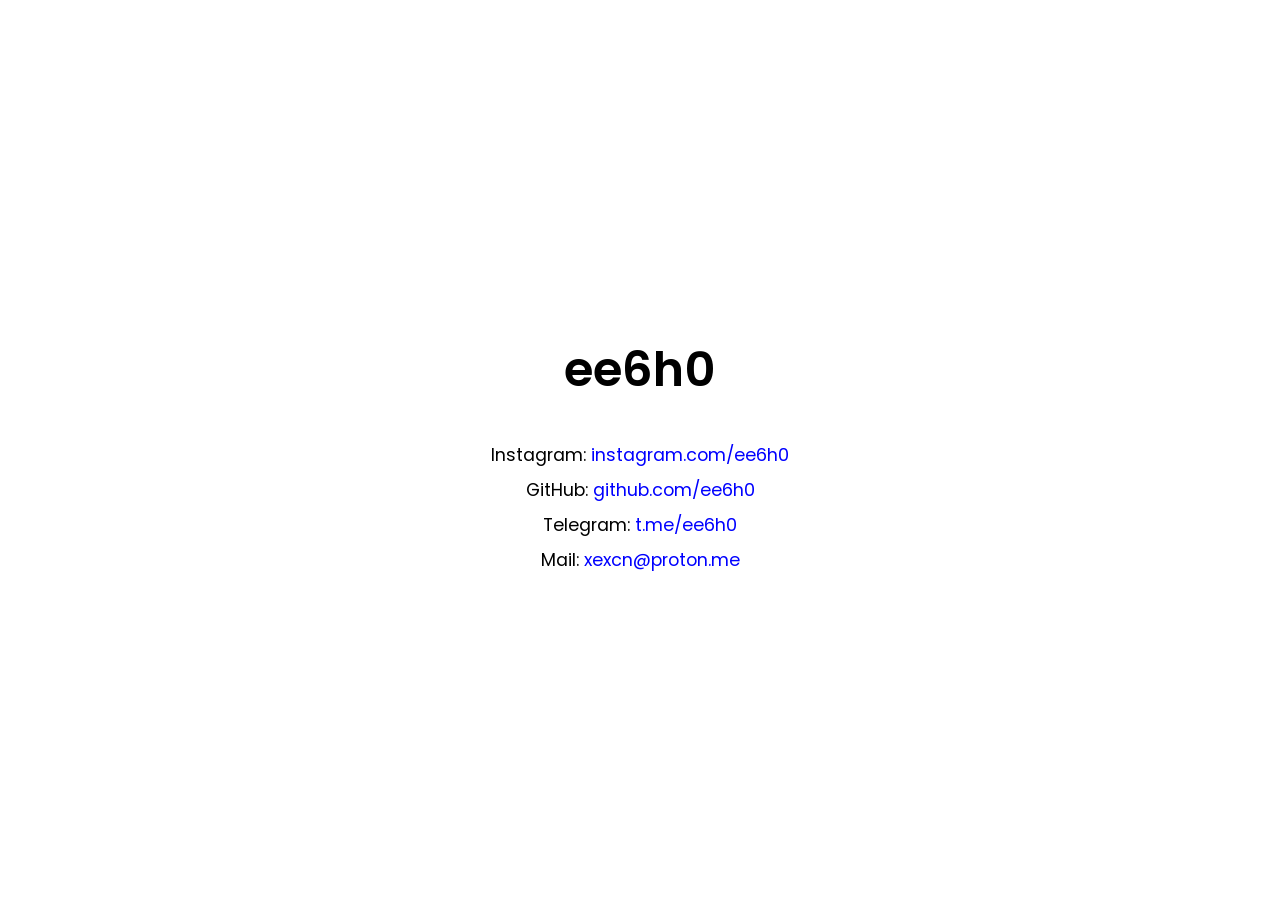
<file: index.html>
<!DOCTYPE html>
<html lang="en">
<head>
  <meta charset="UTF-8" />
  <meta name="viewport" content="width=device-width, initial-scale=1.0" />
  <title>ee6h0</title>

  <link rel="preconnect" href="https://fonts.googleapis.com">
  <link rel="preconnect" href="https://fonts.gstatic.com" crossorigin>
  <link href="https://fonts.googleapis.com/css2?family=Poppins:wght@400;600&display=swap" rel="stylesheet">

  <style>
    * {
      margin: 0;
      padding: 0;
      box-sizing: border-box;
    }

    body {
      background: white;
      color: black;
      font-family: 'Poppins', sans-serif;
      height: 100vh;
      display: flex;
      justify-content: center;
      align-items: center;
      text-align: center;
    }

    .container {
      line-height: 2;
    }

    h1 {
      font-size: 3rem;
      font-weight: 600;
      margin-bottom: 20px;
    }

    a {
      color: blue;
      text-decoration: none;
    }

    a:hover {
      text-decoration: underline;
    }

    p {
      font-size: 1.1rem;
    }
  </style>
</head>
<body>
  <div class="container">
    <h1>ee6h0</h1>

    <p>
      Instagram:
      <a href="https://instagram.com/ee6h0/" target="_blank">
        instagram.com/ee6h0
      </a>
    </p>

    <p>
      GitHub:
      <a href="https://github.com/ee6h0/" target="_blank">
        github.com/ee6h0
      </a>
    </p>

    <p>
      Telegram:
      <a href="https://t.me/ee6h0/" target="_blank">
        t.me/ee6h0
      </a>
    </p>

    <p>
      Mail:
      <a href="mailto:xexcn@proton.me">
        xexcn@proton.me
      </a>
    </p>
  </div>
</body>
</html>
</file>
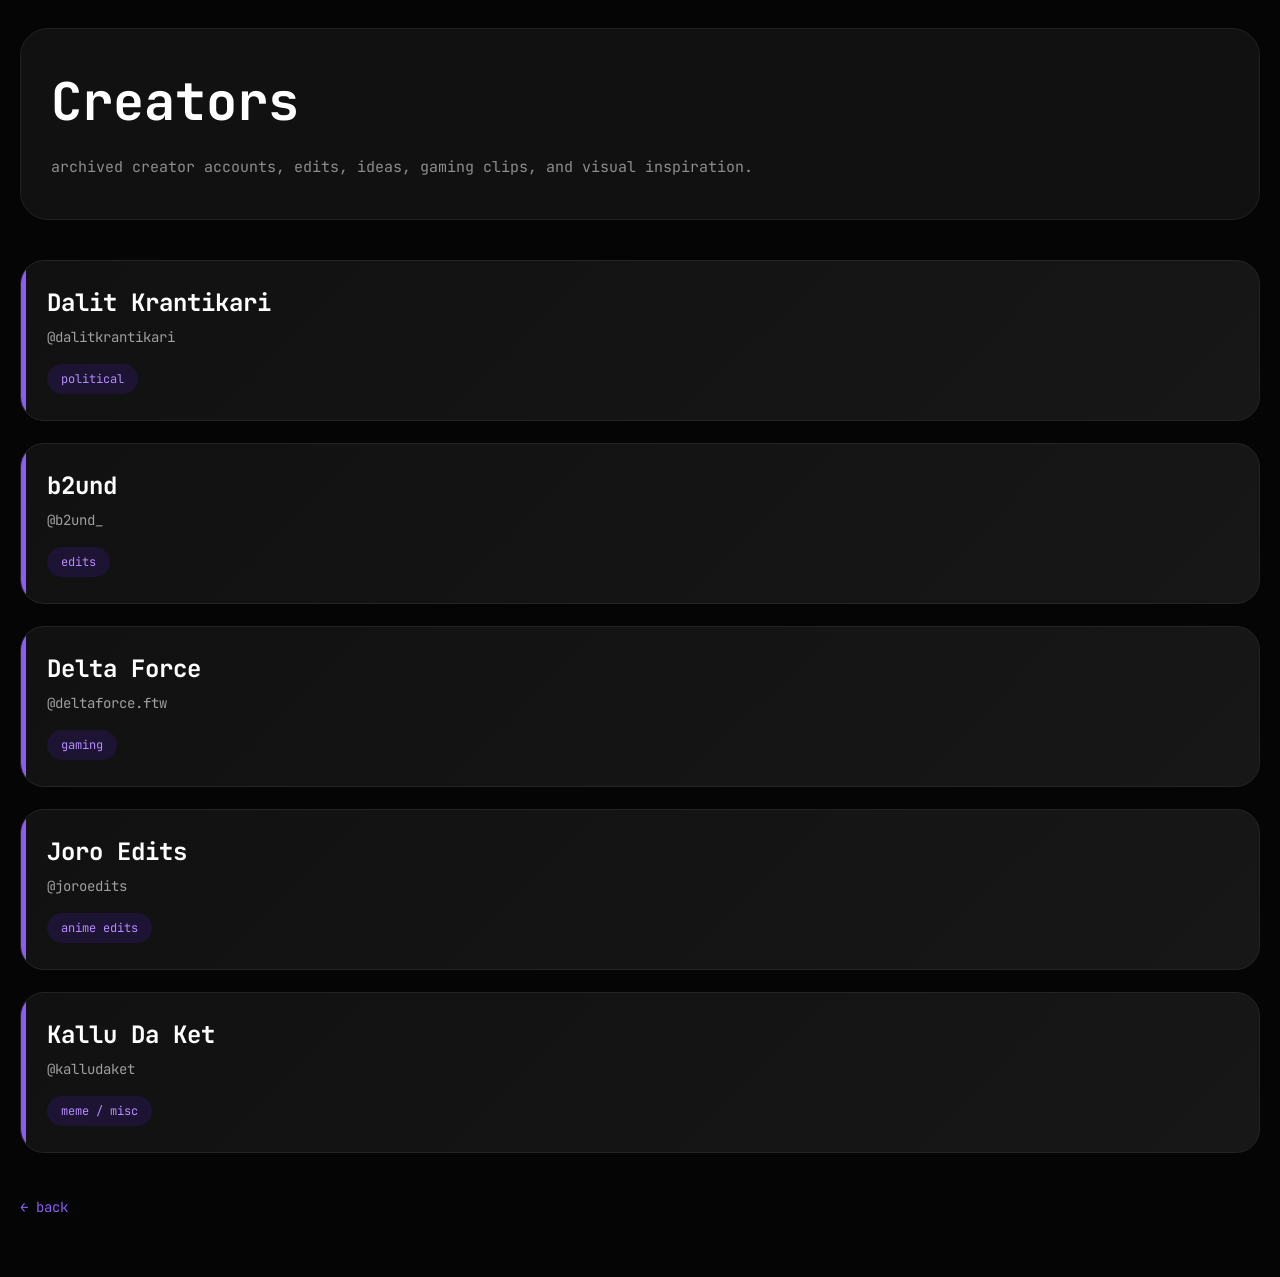
<file: Instagram/creators/index.html>
<!DOCTYPE html>
<html lang="en">
<head>
<meta charset="UTF-8">
<meta name="viewport" content="width=device-width, initial-scale=1.0">

<title>Creators</title>

<link rel="preconnect" href="https://fonts.googleapis.com">
<link rel="preconnect" href="https://fonts.gstatic.com" crossorigin>

<link href="https://fonts.googleapis.com/css2?family=JetBrains+Mono:wght@400;700&display=swap" rel="stylesheet">

<style>

*{
  margin:0;
  padding:0;
  box-sizing:border-box;
}

body{
  background:#050505;
  color:#ffffff;
  font-family:'JetBrains Mono', monospace;
  padding:28px 20px 60px;
}

.title-box{
  background:#111111;
  border:1px solid #222;
  border-radius:28px;
  padding:38px 30px;
  margin-bottom:40px;
}

.title-box h1{
  font-size:52px;
  margin-bottom:18px;
}

.title-box p{
  color:#8d8d8d;
  line-height:1.8;
  font-size:15px;
}

.creator-stack{
  display:flex;
  flex-direction:column;
  gap:22px;
}

.creator{
  position:relative;
  overflow:hidden;
  border-radius:24px;
  padding:26px;
  background:linear-gradient(
    135deg,
    #111111,
    #171717
  );
  border:1px solid #242424;
  transition:0.25s;
}

.creator:hover{
  transform:translateY(-4px);
  border-color:#8b5cf6;
}

.creator::before{
  content:"";
  position:absolute;
  top:0;
  left:0;
  width:5px;
  height:100%;
  background:#8b5cf6;
}

.creator a{
  text-decoration:none;
  color:white;
}

.creator-name{
  font-size:24px;
  font-weight:700;
  margin-bottom:10px;
}

.creator-id{
  color:#9f9f9f;
  font-size:14px;
}

.creator-tag{
  margin-top:18px;
  display:inline-block;
  padding:7px 14px;
  border-radius:999px;
  background:#1d1333;
  color:#b48cff;
  font-size:12px;
}

.back{
  display:inline-block;
  margin-top:45px;
  color:#8b5cf6;
  text-decoration:none;
  font-size:14px;
}

</style>
</head>

<body>

<div class="title-box">
  <h1>Creators</h1>

  <p>
    archived creator accounts, edits, ideas,
    gaming clips, and visual inspiration.
  </p>
</div>

<div class="creator-stack">

  <div class="creator">
    <a href="https://www.instagram.com/dalitkrantikari/" target="_blank">

      <div class="creator-name">
        Dalit Krantikari
      </div>

      <div class="creator-id">
        @dalitkrantikari
      </div>

      <div class="creator-tag">
        political
      </div>

    </a>
  </div>

  <div class="creator">
    <a href="https://www.instagram.com/b2und_/" target="_blank">

      <div class="creator-name">
        b2und
      </div>

      <div class="creator-id">
        @b2und_
      </div>

      <div class="creator-tag">
        edits
      </div>

    </a>
  </div>

  <div class="creator">
    <a href="https://www.instagram.com/deltaforce.ftw/" target="_blank">

      <div class="creator-name">
        Delta Force
      </div>

      <div class="creator-id">
        @deltaforce.ftw
      </div>

      <div class="creator-tag">
        gaming
      </div>

    </a>
  </div>

  <div class="creator">
    <a href="https://www.instagram.com/joroedits/" target="_blank">

      <div class="creator-name">
        Joro Edits
      </div>

      <div class="creator-id">
        @joroedits
      </div>

      <div class="creator-tag">
        anime edits
      </div>

    </a>
  </div>

  <div class="creator">
    <a href="https://www.instagram.com/kalludaket/" target="_blank">

      <div class="creator-name">
        Kallu Da Ket
      </div>

      <div class="creator-id">
        @kalludaket
      </div>

      <div class="creator-tag">
        meme / misc
      </div>

    </a>
  </div>

</div>

<a class="back" href="../">
← back
</a>

</body>
</html>
</file>
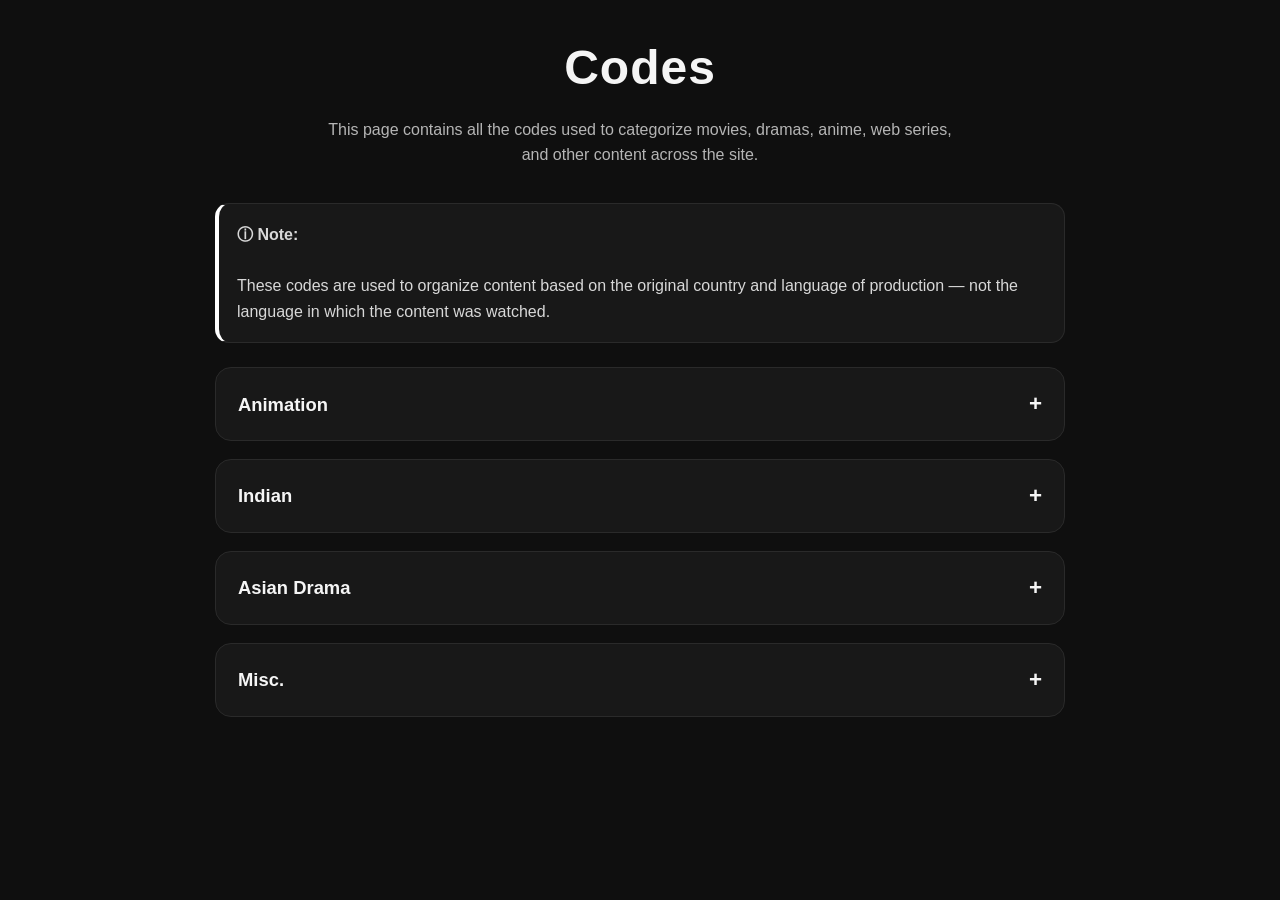
<file: Watchlist/01.Codes/index.html>
<!DOCTYPE html>
<html lang="en">
<head>
  <meta charset="UTF-8" />
  <meta name="viewport" content="width=device-width, initial-scale=1.0" />

  <title>Codes • ee6h0</title>

  <style>

    * {
      margin: 0;
      padding: 0;
      box-sizing: border-box;
    }

    body {
      background: #0f0f0f;
      color: #f5f5f5;
      font-family: Arial, sans-serif;
      line-height: 1.6;
      padding: 30px 16px;
    }

    .container {
      max-width: 850px;
      margin: auto;
    }

    .hero {
      text-align: center;
      margin-bottom: 35px;
    }

    .hero h1 {
      font-size: 3rem;
      margin-bottom: 10px;
      letter-spacing: 1px;
    }

    .subtitle {
      color: #b5b5b5;
      font-size: 1rem;
      max-width: 650px;
      margin: auto;
    }

    .info-box {
      background: #181818;
      border: 1px solid #2a2a2a;
      border-left: 4px solid #ffffff;
      padding: 18px;
      border-radius: 14px;
      margin-bottom: 24px;
      color: #d8d8d8;
      transition: 0.3s ease;
    }

    .info-box:hover {
      transform: translateY(-2px);
      background: #1d1d1d;
    }

    .card {
      background: #181818;
      border: 1px solid #2a2a2a;
      border-radius: 16px;
      margin-bottom: 18px;
      overflow: hidden;
      transition: 0.3s ease;
    }

    .card:hover {
      border-color: #3a3a3a;
      transform: translateY(-3px);
    }

    summary {
      list-style: none;
      cursor: pointer;
      padding: 18px 22px;
      font-size: 1.15rem;
      font-weight: bold;
      display: flex;
      align-items: center;
      justify-content: space-between;
      user-select: none;
    }

    summary::-webkit-details-marker {
      display: none;
    }

    summary::after {
      content: "+";
      font-size: 1.4rem;
      transition: transform 0.3s ease;
    }

    details[open] summary::after {
      transform: rotate(45deg);
    }

    ul {
      list-style: none;
      padding: 0 22px 20px;
    }

    li {
      padding: 10px 0;
      border-bottom: 1px solid #252525;
      color: #d0d0d0;
      transition: 0.2s ease;
    }

    li:last-child {
      border-bottom: none;
    }

    li:hover {
      color: #ffffff;
      padding-left: 6px;
    }

    .code {
      color: #ffffff;
      font-weight: bold;
    }

    @media (max-width: 600px) {

      .hero h1 {
        font-size: 2.2rem;
      }

      summary {
        font-size: 1rem;
      }

      li {
        font-size: 0.95rem;
      }

    }

  </style>
</head>

<body>

  <div class="container">

    <div class="hero">
      <h1>Codes</h1>

      <p class="subtitle">
        This page contains all the codes used to categorize movies, dramas, anime, web series, and other content across the site.
      </p>
    </div>

    <!-- Info Box -->
    <div class="info-box">
      <strong>ⓘ Note:</strong><br><br>
      These codes are used to organize content based on the original country and language of production — not the language in which the content was watched.
    </div>

    <!-- Animation -->
    <details class="card">

      <summary>Animation</summary>

      <ul>
        <li><span class="code">JA</span> = Japanese Anime</li>
        <li><span class="code">CD</span> = Chinese Donghua</li>
        <li><span class="code">KHA</span> = Korean Hanguk Aeni</li>
        <li><span class="code">AA</span> = American Animation</li>
      </ul>

    </details>

    <!-- Indian -->
    <details class="card">

      <summary>Indian</summary>

      <ul>
        <li><span class="code">ID</span> = Indian Drama</li>
        <li><span class="code">IWS</span> = Indian Web Series</li>
        <li><span class="code">IHM</span> = Indian Hindi Movie</li>
        <li><span class="code">IPM</span> = Indian Punjabi Movie</li>
        <li><span class="code">IMM</span> = Indian Malayalam Movie</li>
        <li><span class="code">IKM</span> = Indian Kannada Movie</li>
        <li><span class="code">ITEM</span> = Indian Telugu Movie</li>
        <li><span class="code">ITAM</span> = Indian Tamil Movie</li>
        <li><span class="code">IAM</span> = Indian Assamese Movie</li>
        <li><span class="code">IEM</span> = Indian English Movie</li>
      </ul>

    </details>

    <!-- Asian -->
    <details class="card">

      <summary>Asian Drama</summary>

      <ul>
        <li><span class="code">KM</span> = Korean Movie</li>
        <li><span class="code">KD</span> = Korean Drama</li>
        <li><span class="code">JM</span> = Japanese Movie</li>
        <li><span class="code">JD</span> = Japanese Drama</li>
        <li><span class="code">TM</span> = Thai Movie</li>
        <li><span class="code">TD</span> = Thai Drama</li>
        <li><span class="code">CM</span> = Chinese Movie</li>
        <li><span class="code">PD</span> = Filipino Drama</li>
      </ul>

    </details>

    <!-- Misc -->
    <details class="card">

      <summary>Misc.</summary>

      <ul>
        <li><span class="code">PKD</span> = Pakistani Drama</li>
        <li><span class="code">PKM</span> = Pakistani Movie</li>
        <li><span class="code">STF</span> = Short Film</li>
        <li><span class="code">AWS</span> = American Web Series</li>
        <li><span class="code">AM</span> = American Movie</li>
        <li><span class="code">NLM</span> = Dutch Movie</li>
        <li><span class="code">GM</span> = German Movie</li>
        <li><span class="code">BD</span> = British Drama</li>
        <li><span class="code">DM</span> = Danish Movie</li>
        <li><span class="code">GWS</span> = German Web Series</li>
        <li><span class="code">SM</span> = Spanish Movie</li>
      </ul>

    </details>

  </div>

  <script>

    // Smooth open animation feel
    const cards = document.querySelectorAll("details");

    cards.forEach(card => {

      card.addEventListener("toggle", () => {

        if (card.open) {
          card.style.animation = "fadeIn 0.3s ease";
        }

      });

    });

  </script>

</body>
</html>
</file>
